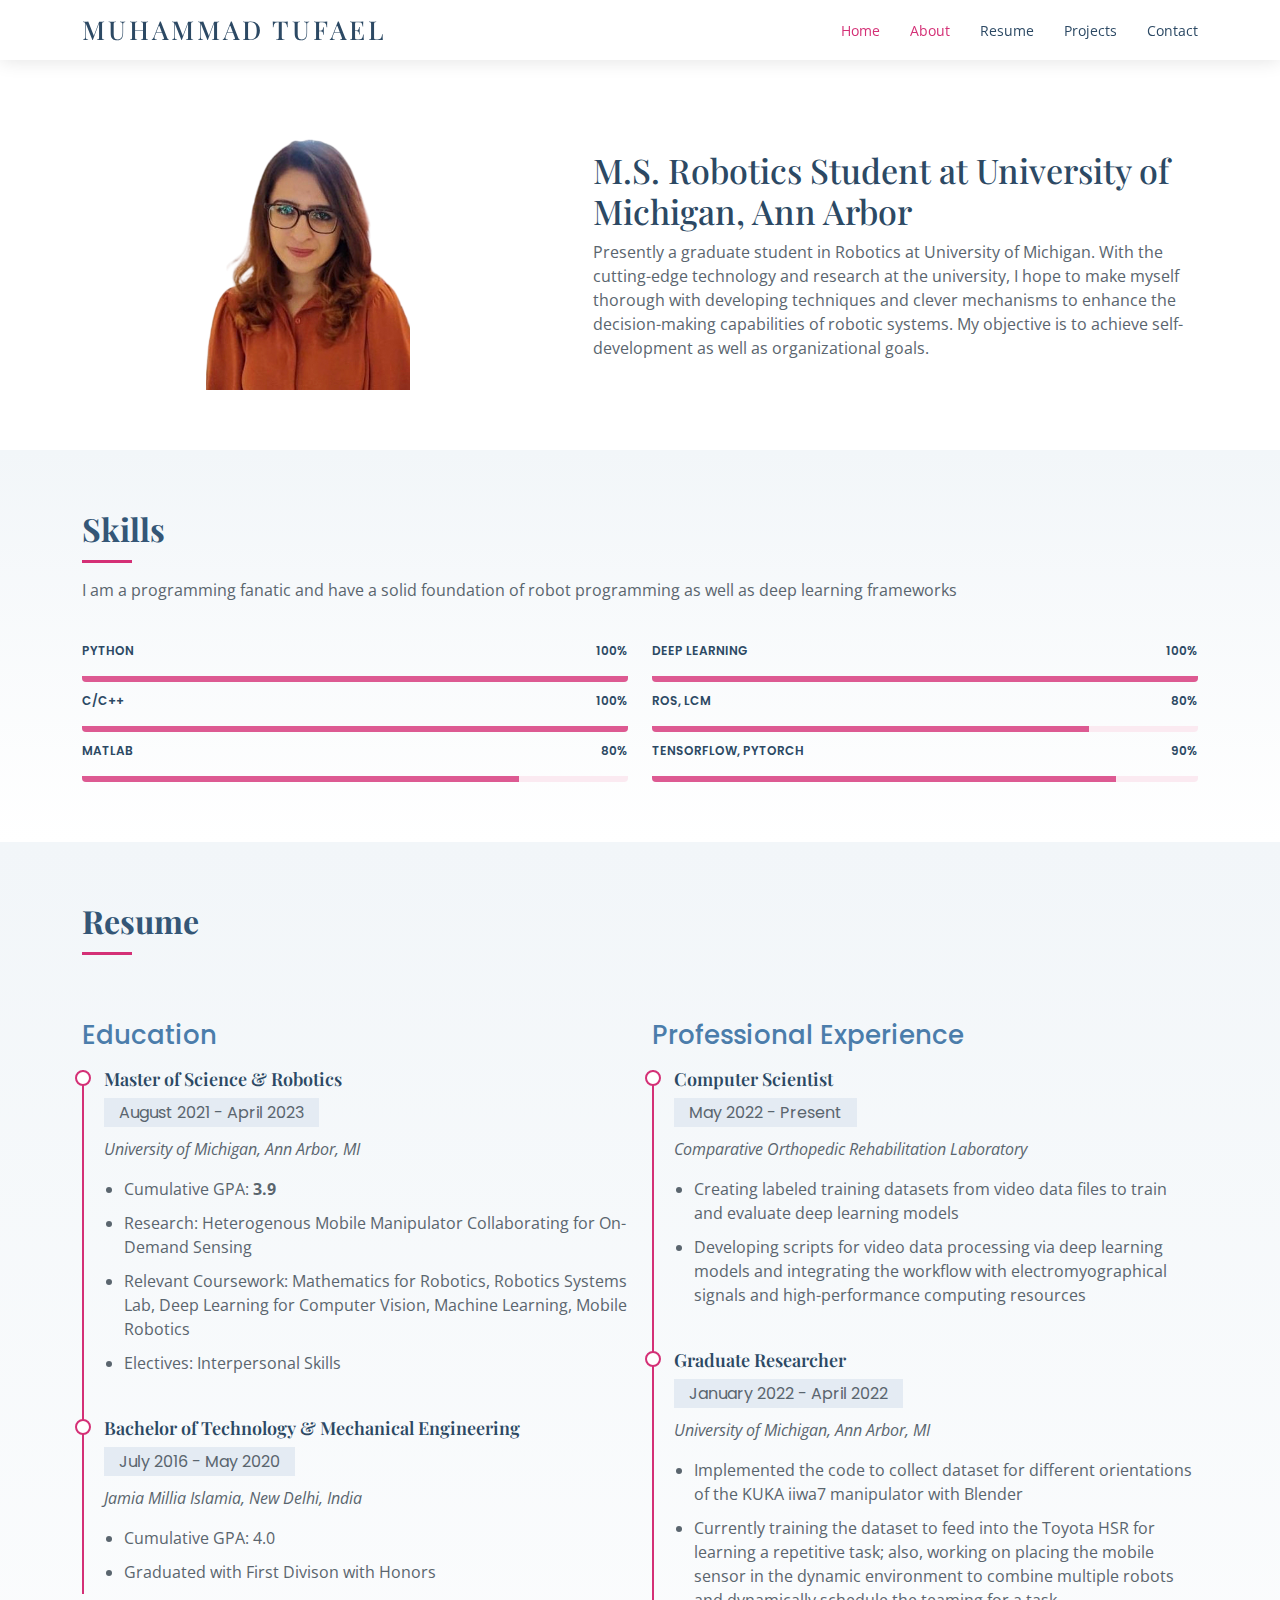
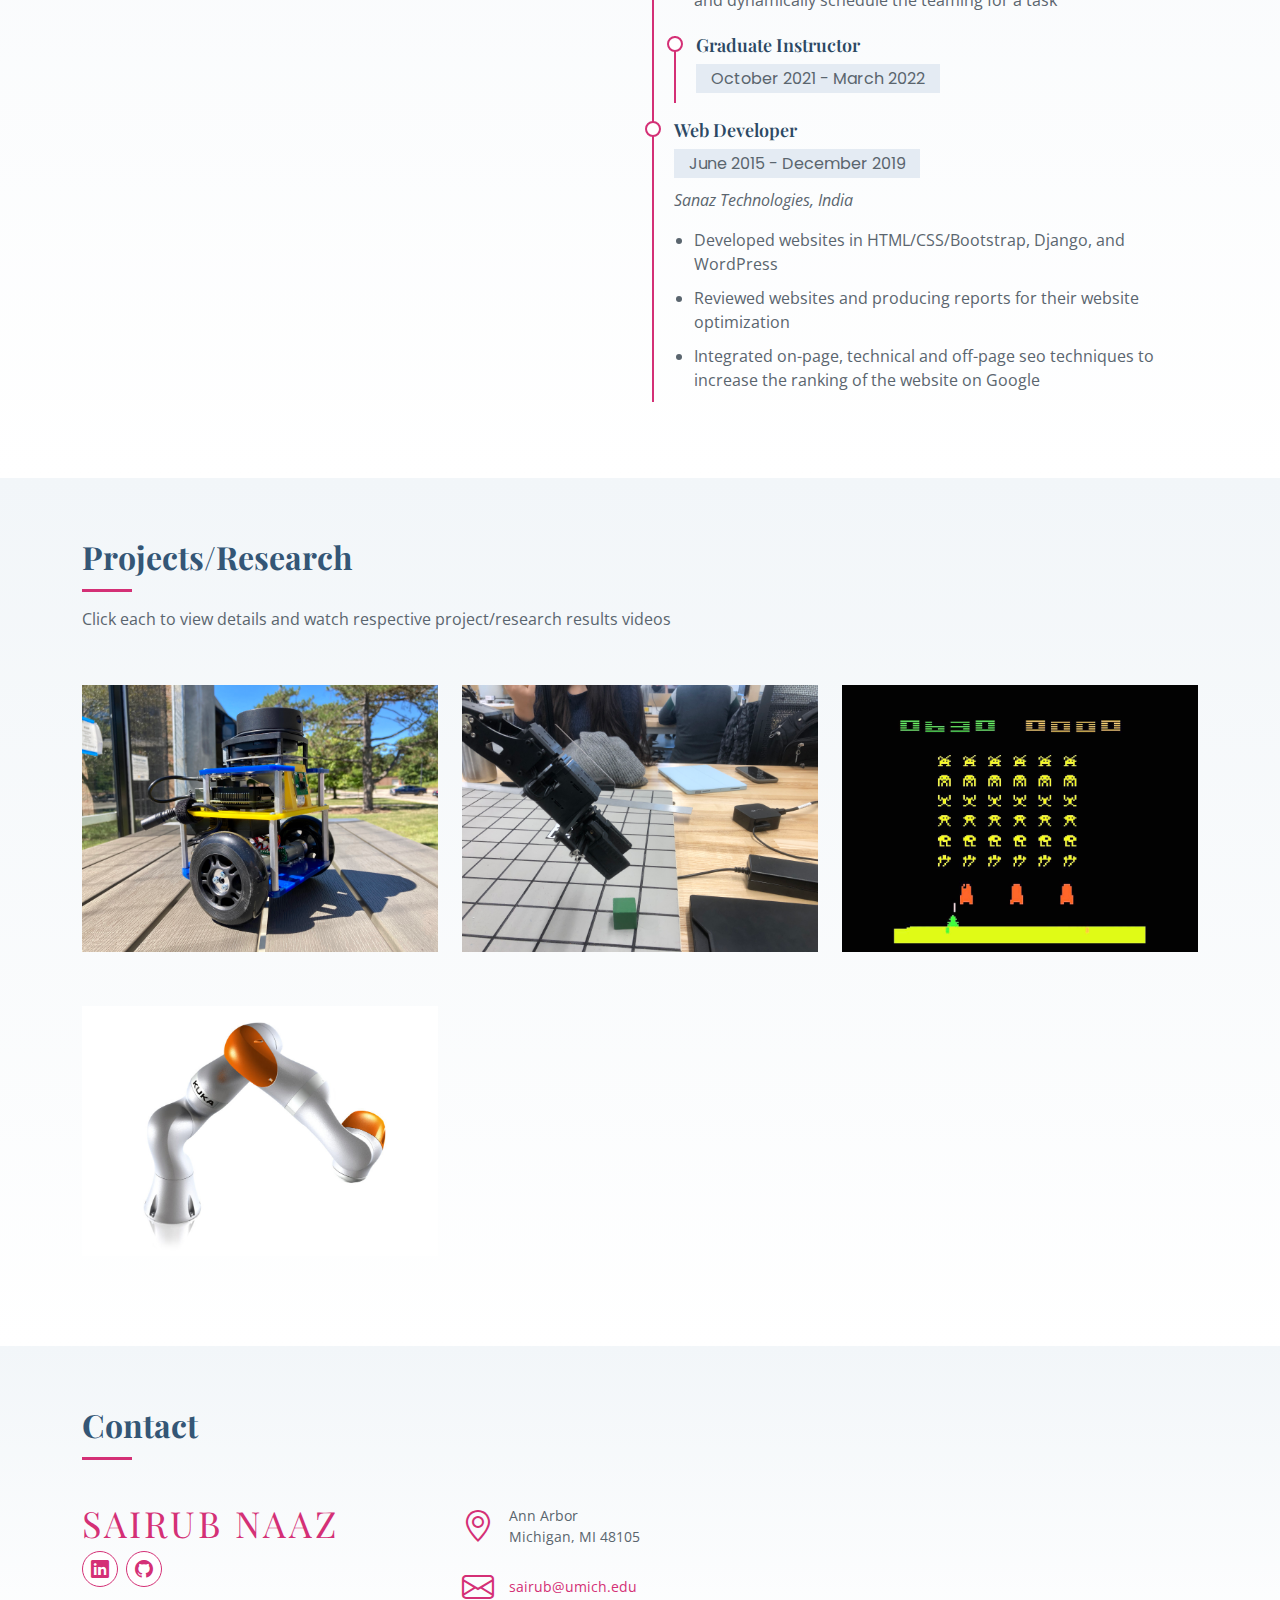
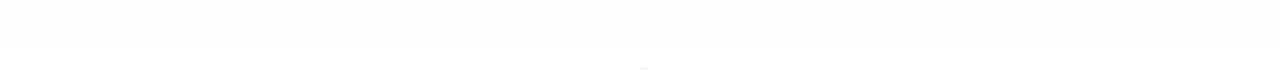
<file: index.html>
<!DOCTYPE html>
<html lang="en">

<head>
  <meta charset="utf-8">
  <meta content="width=device-width, initial-scale=1.0" name="viewport">

  <title>Muhammad Tufael - Portfolio</title>
  <meta content="" name="description">
  <meta content="" name="keywords">

  <!-- Google Fonts -->
  <link href="https://fonts.googleapis.com/css?family=Open+Sans:300,300i,400,400i,600,600i,700,700i|Poppins:300,300i,400,400i,500,500i,600,600i,700,700i|Playfair+Display:400,400i,500,500i,600,600i,700,700i&subset=cyrillic" rel="stylesheet">

  <!-- Vendor CSS Files -->
  <link href="assets/vendor/bootstrap/css/bootstrap.min.css" rel="stylesheet">
  <link href="assets/vendor/bootstrap-icons/bootstrap-icons.css" rel="stylesheet">
  <link href="assets/vendor/boxicons/css/boxicons.min.css" rel="stylesheet">
  <link href="assets/vendor/glightbox/css/glightbox.min.css" rel="stylesheet">
  <link href="assets/vendor/swiper/swiper-bundle.min.css" rel="stylesheet">

  <!-- Template Main CSS File -->
  <link href="assets/css/style.css" rel="stylesheet">

  <!-- =======================================================
  * Template Name: Lonely - v4.7.0
  * Template URL: https://bootstrapmade.com/free-html-bootstrap-template-lonely/
  * Author: BootstrapMade.com
  * License: https://bootstrapmade.com/license/
  ======================================================== -->
</head>

<body>
  <!-- ======= Header ======= -->
  <header id="header" class="d-flex align-items-center">
    <div class="container d-flex align-items-center justify-content-between">

      <div class="logo">
        <h1><a href="index.html">Muhammad Tufael</a></h1>
        <!-- Uncomment below if you prefer to use an image logo -->
        <!-- <a href="index.html"><img src="assets/img/logo.png" alt="" class="img-fluid"></a>-->
      </div>

      <nav id="navbar" class="navbar">
        <ul>
          <li><a class="nav-link scrollto active" href="https://tufaelz.github.io/portfolio">Home</a></li>
          <li><a class="nav-link scrollto" href="#about">About</a></li>
          <li><a class="nav-link scrollto" href="#resume">Resume</a></li>
          <li><a class="nav-link scrollto" href="#portfolio">Projects</a></li>
          <li><a class="nav-link scrollto" href="#contact">Contact</a></li>
        </ul>
        <i class="bi bi-list mobile-nav-toggle"></i>
      </nav><!-- .navbar -->

    </div>
  </header><!-- End Header -->

  <main id="main">

    <!-- ======= About Section ======= -->
    <section id="about" class="about">
      <div class="container">

        <div class="row no-gutters">
          <div class="image col-xl-5 d-flex align-items-stretch justify-content-center justify-content-lg-start"></div>
          <div class="col-xl-7 ps-0 ps-lg-5 pe-lg-1 d-flex align-items-stretch">
            <div class="content d-flex flex-column justify-content-center">
              <h3>M.S. Robotics Student at University of Michigan, Ann Arbor</h3>
              <p>
                Presently a graduate student in Robotics at University of Michigan. With the cutting-edge technology and research at the university,
                I hope to make myself thorough with developing techniques and clever mechanisms to enhance the decision-making capabilities of robotic systems.
                My objective is to achieve self-development as well as organizational goals.
              </p>

            </div><!-- End .content-->
          </div>
        </div>

      </div>
    </section><!-- End About Section -->

    <!-- ======= Skills Section ======= -->
    <section id="skills" class="skills section-bg">
      <div class="container">

        <div class="section-title">
          <h2>Skills</h2>
          <p>I am a programming fanatic and have a solid foundation of robot programming
            as well as deep learning frameworks</p>
        </div>

        <div class="row skills-content">

          <div class="col-lg-6">

            <div class="progress">
              <span class="skill">Python <i class="val">100%</i></span>
              <div class="progress-bar-wrap">
                <div class="progress-bar" role="progressbar" aria-valuenow="100" aria-valuemin="0" aria-valuemax="100"></div>
              </div>
            </div>

            <div class="progress">
              <span class="skill">C/C++ <i class="val">100%</i></span>
              <div class="progress-bar-wrap">
                <div class="progress-bar" role="progressbar" aria-valuenow="100" aria-valuemin="0" aria-valuemax="100"></div>
              </div>
            </div>

            <div class="progress">
              <span class="skill">MATLAB <i class="val">80%</i></span>
              <div class="progress-bar-wrap">
                <div class="progress-bar" role="progressbar" aria-valuenow="80" aria-valuemin="0" aria-valuemax="100"></div>
              </div>
            </div>

          </div>

          <div class="col-lg-6">

            <div class="progress">
              <span class="skill">Deep Learning<i class="val">100%</i></span>
              <div class="progress-bar-wrap">
                <div class="progress-bar" role="progressbar" aria-valuenow="100" aria-valuemin="0" aria-valuemax="100"></div>
              </div>
            </div>

            <div class="progress">
              <span class="skill">ROS, LCM<i class="val">80%</i></span>
              <div class="progress-bar-wrap">
                <div class="progress-bar" role="progressbar" aria-valuenow="80" aria-valuemin="0" aria-valuemax="100"></div>
              </div>
            </div>

            <div class="progress">
              <span class="skill">TensorFlow, PyTorch<i class="val">90%</i></span>
              <div class="progress-bar-wrap">
                <div class="progress-bar" role="progressbar" aria-valuenow="85" aria-valuemin="0" aria-valuemax="100"></div>
              </div>
            </div>

          </div>

        </div>

      </div>
    </section><!-- End Skills Section -->

    <!-- ======= Resume Section ======= -->
    <section id="resume" class="resume section-bg">
      <div class="container">

        <div class="section-title">
          <h2>Resume</h2>
          </div>

        <div class="row">
          <div class="col-lg-6">


            <h3 class="resume-title">Education</h3>
            <div class="resume-item">
              <h4>Master of Science &amp; Robotics</h4>
              <h5>August 2021 - April 2023</h5>
              <p><em>University of Michigan, Ann Arbor, MI</em></p>
              <p>
                <ul>
                  <li>Cumulative GPA: <b>3.9</b></li>
                  <li>Research: Heterogenous Mobile Manipulator Collaborating for On-Demand Sensing</a></li>
                  <li>Relevant Coursework: Mathematics for Robotics, Robotics Systems Lab, Deep Learning for Computer Vision, Machine Learning, Mobile Robotics</li>
                  <li>Electives: Interpersonal Skills</li>
                </ul>
              </p>
            </div>
            <div class="resume-item">
              <h4>Bachelor of Technology &amp; Mechanical Engineering</h4>
              <h5>July 2016 - May 2020</h5>
              <p><em>Jamia Millia Islamia, New Delhi, India</em></p>
              <p>
                <ul>
                  <li>Cumulative GPA: <emph>4.0</emph></li>
                  <li>Graduated with First Divison with Honors</li>
                </ul
              </p>
            </div>
          </div>
          <div class="col-lg-6">
            <h3 class="resume-title">Professional Experience</h3>
            <div class="resume-item">
              <h4>Computer Scientist</h4>
              <h5>May 2022 - Present</h5>
              <p><em>Comparative Orthopedic Rehabilitation Laboratory</em></p>
              <p>
                <ul>
                  <li>Creating labeled training datasets from video data files to train and evaluate deep learning models</li>
                  <li>Developing scripts for video data processing via deep learning models and integrating the workflow with electromyographical signals and high-performance computing resources</li>
                </ul>
              </p>
            </div>
            
            <div class="resume-item">
              <h4>Graduate Researcher</h4>
              <h5>January 2022 - April 2022</h5>
              <p><em>University of Michigan, Ann Arbor, MI</em></p>
              <p>
                <ul>
                  <li>Implemented the code to collect dataset for different orientations of the KUKA iiwa7 manipulator with Blender</li>
                  <li>Currently training the dataset to feed into the Toyota HSR for learning a repetitive task; also, working on placing the mobile sensor in the dynamic environment to combine multiple robots and dynamically schedule the teaming for a task</li>
                </ul>
              </p>
              <div class="resume-item">
                <h4>Graduate Instructor</h4>
                <h5>October 2021 - March 2022</h5>
              </div>
            </div>
            <div class="resume-item">
              <h4>Web Developer</h4>
              <h5>June 2015 - December 2019</h5>
              <p><em>Sanaz Technologies, India</em></p>
              <p>
                <ul>
                  <li>Developed websites in HTML/CSS/Bootstrap, Django, and WordPress</li>
                  <li>Reviewed websites and producing reports for their website optimization</li>
                  <li>Integrated on-page, technical and off-page seo techniques to increase the ranking of the website on Google</li>
                </ul>
              </p>
            </div>
          </div>
        </div>

      </div>
    </section><!-- End Resume Section -->

    <!-- ======= Portfolio Section ======= -->
    <section id="portfolio" class="portfolio section-bg">
      <div class="container">

        <div class="section-title">
          <h2>Projects/Research</h2>
          <p>Click each to view details and watch respective project/research results videos</p>
        </div>

        <div class="row portfolio-container">

          <div class="row gy-4">

          <div class="col-lg-4 portfolio-item">
            <div class="portfolio-wrap">
              <img src="assets/img/portfolio/mob_rob.jpg" class="img-fluid" alt="">
              <div class="portfolio-info">
                <h4>MBot Mini Project</h4>
              </div>
              <div class="portfolio-links">
                <a href="mobrob.html" title="More Details" class = "button">Click Here<i class="bx bx-link"></i></a>
              </div>
            </div>
          </div>

          <div class="col-lg-4 portfolio-item filter-rl">
            <div class="portfolio-wrap">
              <img src="assets/img/portfolio/manipulator.jpg" class="img-fluid" alt="">
              <div class="portfolio-info">
                <h4>Robotic Manipulator Project</h4>
              </div>
              <div class="portfolio-links">
                <a href="manipulator.html" title="More Details" class = "button">Click Here<i class="bx bx-link"></i></a>
              </div>
            </div>
          </div>

          <div class="col-lg-4 portfolio-item">
            <div class="portfolio-wrap">
              <img src="assets/img/portfolio/rl.jpg" class="img-fluid" alt="">
              <div class="portfolio-info">
                <h4>Experience Replay Project</h4>
              </div>
              <div class="portfolio-links">
                <a href="rl.html" title="More Details" class = "button">Click Here<i class="bx bx-link"></i></a>
              </div>
            </div>
          </div>

          <div class="col-lg-4 portfolio-item">
            <div class="portfolio-wrap">
              <img src="assets/img/portfolio/kuka.jpg" class="img-fluid" alt="">
              <div class="portfolio-info">
                <h4>M.S. Research Project</h4>
              </div>
              <div class="portfolio-links">
                <a href="kuka.html" title="More Details" class = "button">Click Here<i class="bx bx-link"></i></a>
              </div>
            </div>
          </div>

        </div>

      </div>
    </section><!-- End Portfolio Section -->

    <!-- ======= Contact Section ======= -->
    <section id="contact" class="contact section-bg">
      <div class="container">

        <div class="section-title">
          <h2>Contact</h2>
          </div>

        <div class="row">

          <div class="col-lg-4 col-md-4">
            <div class="contact-about">
              <h3>Sairub Naaz</h3>
              <div class="social-links">
                <a href="https://www.linkedin.com/in/sairub" class="linkedin"><i class="bi bi-linkedin"></i></a>
                <a href="https://github.com/sairub" class="github"><i class="bi bi-github"></i></a>
              </div>
            </div>
          </div>

          <div class="col-lg-3 col-md-4">
            <div class="info">
              <div class="d-flex align-items-center">
                <i class="bi bi-geo-alt"></i>
                <p>Ann Arbor<br>Michigan, MI 48105</p>
              </div>

              <div class="d-flex align-items-center mt-4">
                <i class="bi bi-envelope"></i>
                <p><a href="mailto:sairub@umich.edu">sairub@umich.edu</a></p>
              </div>

            </div>
          </div>

        </div>

      </div>
    </section><!-- End Contact Section -->

  </main><!-- End #main -->

  <!-- ======= Footer ======= -->
  <footer id="footer">
    <div class="container">
      <div class="copyright">
        &copy; Copyright <strong><span>Lonely</span></strong>. All Rights Reserved
      </div>
      <div class="credits">
        <!-- All the links in the footer should remain intact. -->
        <!-- You can delete the links only if you purchased the pro version. -->
        <!-- Licensing information: https://bootstrapmade.com/license/ -->
        <!-- Purchase the pro version with working PHP/AJAX contact form: https://bootstrapmade.com/free-html-bootstrap-template-lonely/ -->
        Designed by <a href="https://bootstrapmade.com/">BootstrapMade</a>
      </div>
    </div>
  </footer><!-- End  Footer -->

  <a href="#" class="back-to-top d-flex align-items-center justify-content-center"><i class="bi bi-arrow-up-short"></i></a>

  <!-- Vendor JS Files -->
  <script src="assets/vendor/purecounter/purecounter.js"></script>
  <script src="assets/vendor/bootstrap/js/bootstrap.bundle.min.js"></script>
  <script src="assets/vendor/glightbox/js/glightbox.min.js"></script>
  <script src="assets/vendor/isotope-layout/isotope.pkgd.min.js"></script>
  <script src="assets/vendor/swiper/swiper-bundle.min.js"></script>
  <script src="assets/vendor/waypoints/noframework.waypoints.js"></script>
  <script src="assets/vendor/php-email-form/validate.js"></script>

  <!-- Template Main JS File -->
  <script src="assets/js/main.js"></script>

</body>

</html>
</file>
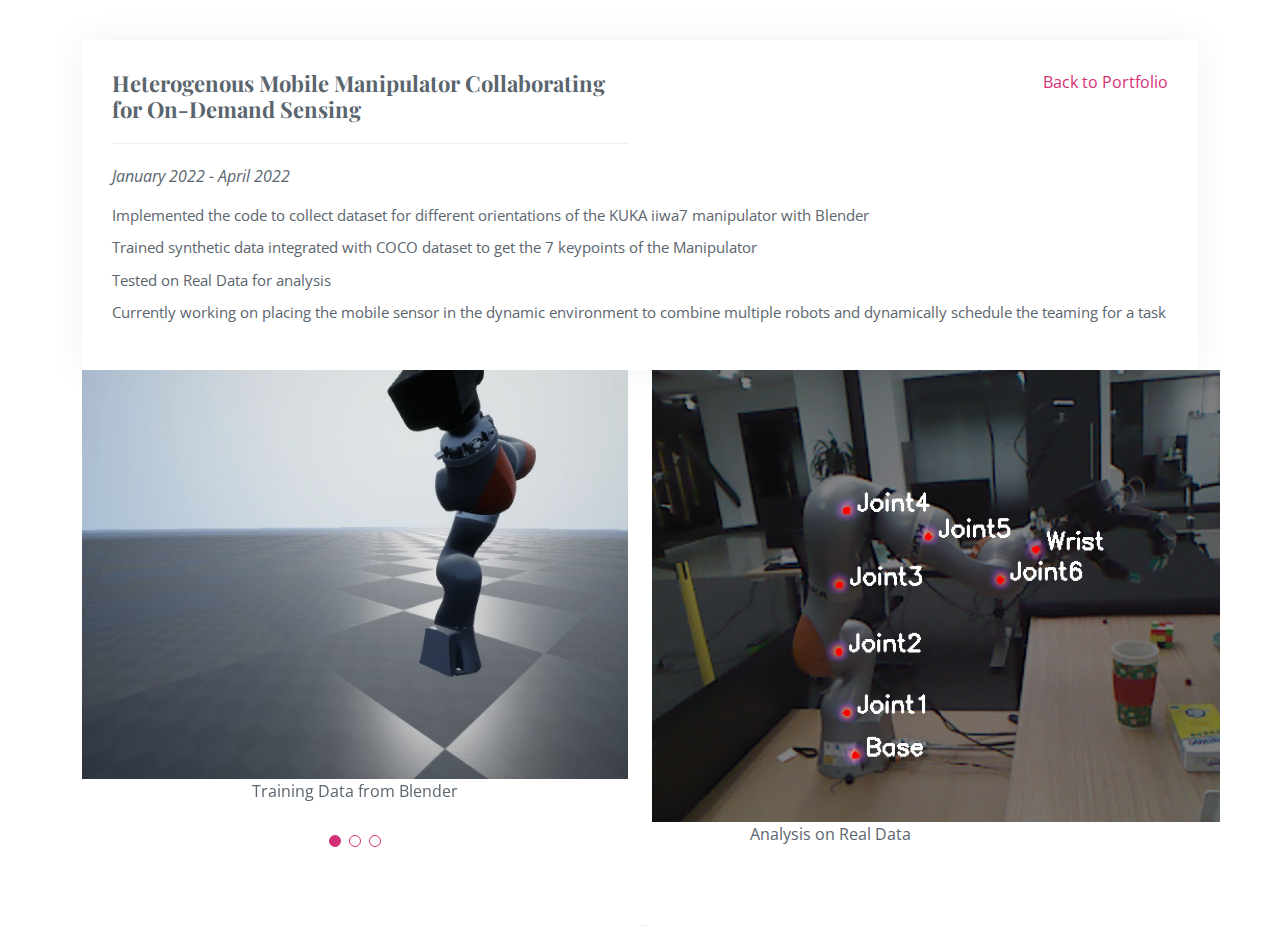
<file: kuka.html>
<!DOCTYPE html>
<html lang="en">

<head>
  <meta charset="utf-8">
  <meta content="width=device-width, initial-scale=1.0" name="viewport">

  <title>Robotic Manipulator Project Video</title>
  <meta content="" name="description">
  <meta content="" name="keywords">

  <!-- Google Fonts -->
  <link href="https://fonts.googleapis.com/css?family=Open+Sans:300,300i,400,400i,600,600i,700,700i|Poppins:300,300i,400,400i,500,500i,600,600i,700,700i|Playfair+Display:400,400i,500,500i,600,600i,700,700i&subset=cyrillic" rel="stylesheet">

  <!-- Vendor CSS Files -->
  <link href="assets/vendor/bootstrap/css/bootstrap.min.css" rel="stylesheet">
  <link href="assets/vendor/bootstrap-icons/bootstrap-icons.css" rel="stylesheet">
  <link href="assets/vendor/boxicons/css/boxicons.min.css" rel="stylesheet">
  <link href="assets/vendor/glightbox/css/glightbox.min.css" rel="stylesheet">
  <link href="assets/vendor/swiper/swiper-bundle.min.css" rel="stylesheet">

  <!-- Template Main CSS File -->
  <link href="assets/css/style.css" rel="stylesheet">

  <!-- =======================================================
  * Template Name: Lonely - v4.7.0
  * Template URL: https://bootstrapmade.com/free-html-bootstrap-template-lonely/
  * Author: BootstrapMade.com
  * License: https://bootstrapmade.com/license/
  ======================================================== -->
</head>

<body>
    <section id="portfolio-details" class="portfolio-details">
      <div class="container">

          <div class="portfolio-info">
            <div class="row gy-6">
                <div class="col-lg-6">
                  <h3>Heterogenous Mobile Manipulator Collaborating for On-Demand Sensing</h3>
                </div>
                <div class="col-lg-6" align = right>
                  <a href="https://sairub.github.io/SairubNaaz/#portfolio"><button,>Back to Portfolio</button></a>
                </div>
            </div>
            <em><p>January 2022 - April 2022</p></em>
            <ul>
              <li>Implemented the code to collect dataset for different orientations of the KUKA iiwa7 manipulator with Blender</li>
              <li>Trained synthetic data integrated with COCO dataset to get the 7 keypoints of the Manipulator </li>
              <li>Tested on Real Data for analysis </li>
              <li> Currently working on placing the mobile sensor in the dynamic environment to combine multiple robots and dynamically schedule the teaming for a task</li>
            </ul>

          </div>

        <div class="row gy-6" align = center>
            <div class="col-lg-6" align = center>
              <div class="portfolio-details-slider swiper">
                <div class="swiper-wrapper align-items-center">

                  <div class="swiper-slide">
                    <img src="assets/img/portfolio/portfolio-1.jpg" alt="Original train data">
                    <p>Training Data from Blender</p>
                  </div>

                  <div class="swiper-slide">
                    <img src="assets/img/portfolio/portfolio-2.jpg" alt="Train data with coco">
                    <p>Training Data integrated with COCO dataset</p>
                  </div>

                  <div class="swiper-slide">
                    <img src="assets/img/portfolio/portfolio-3.jpg" alt="Test data">
                    <p>Test Data</p>
                  </div>

                </div>
                <div class="swiper-pagination"></div>
              </div>
            </div>
            <div class="col-lg-4" align = center>
              <img src="assets/img/portfolio/portfolio-4.jpg" alt="Test data">
              <div align = center>
              <p>Analysis on Real Data</p></div>
            </div>
          </div>
        </div>

    </section><!-- End Portfolio Details Section -->

  <!-- ======= Footer ======= -->
  <footer id="footer">
    <div class="container">
      <div class="copyright">
        &copy; Copyright <strong><span>Lonely</span></strong>. All Rights Reserved
      </div>
      <div class="credits">
        <!-- All the links in the footer should remain intact. -->
        <!-- You can delete the links only if you purchased the pro version. -->
        <!-- Licensing information: https://bootstrapmade.com/license/ -->
        <!-- Purchase the pro version with working PHP/AJAX contact form: https://bootstrapmade.com/free-html-bootstrap-template-lonely/ -->
        Designed by <a href="https://bootstrapmade.com/">BootstrapMade</a>
      </div>
    </div>
  </footer><!-- End  Footer -->

  <a href="#" class="back-to-top d-flex align-items-center justify-content-center"><i class="bi bi-arrow-up-short"></i></a>

  <!-- Vendor JS Files -->
  <script src="assets/vendor/purecounter/purecounter.js"></script>
  <script src="assets/vendor/bootstrap/js/bootstrap.bundle.min.js"></script>
  <script src="assets/vendor/glightbox/js/glightbox.min.js"></script>
  <script src="assets/vendor/isotope-layout/isotope.pkgd.min.js"></script>
  <script src="assets/vendor/swiper/swiper-bundle.min.js"></script>
  <script src="assets/vendor/waypoints/noframework.waypoints.js"></script>
  <script src="assets/vendor/php-email-form/validate.js"></script>

  <!-- Template Main JS File -->
  <script src="assets/js/main.js"></script>

</body>

</html>
</file>
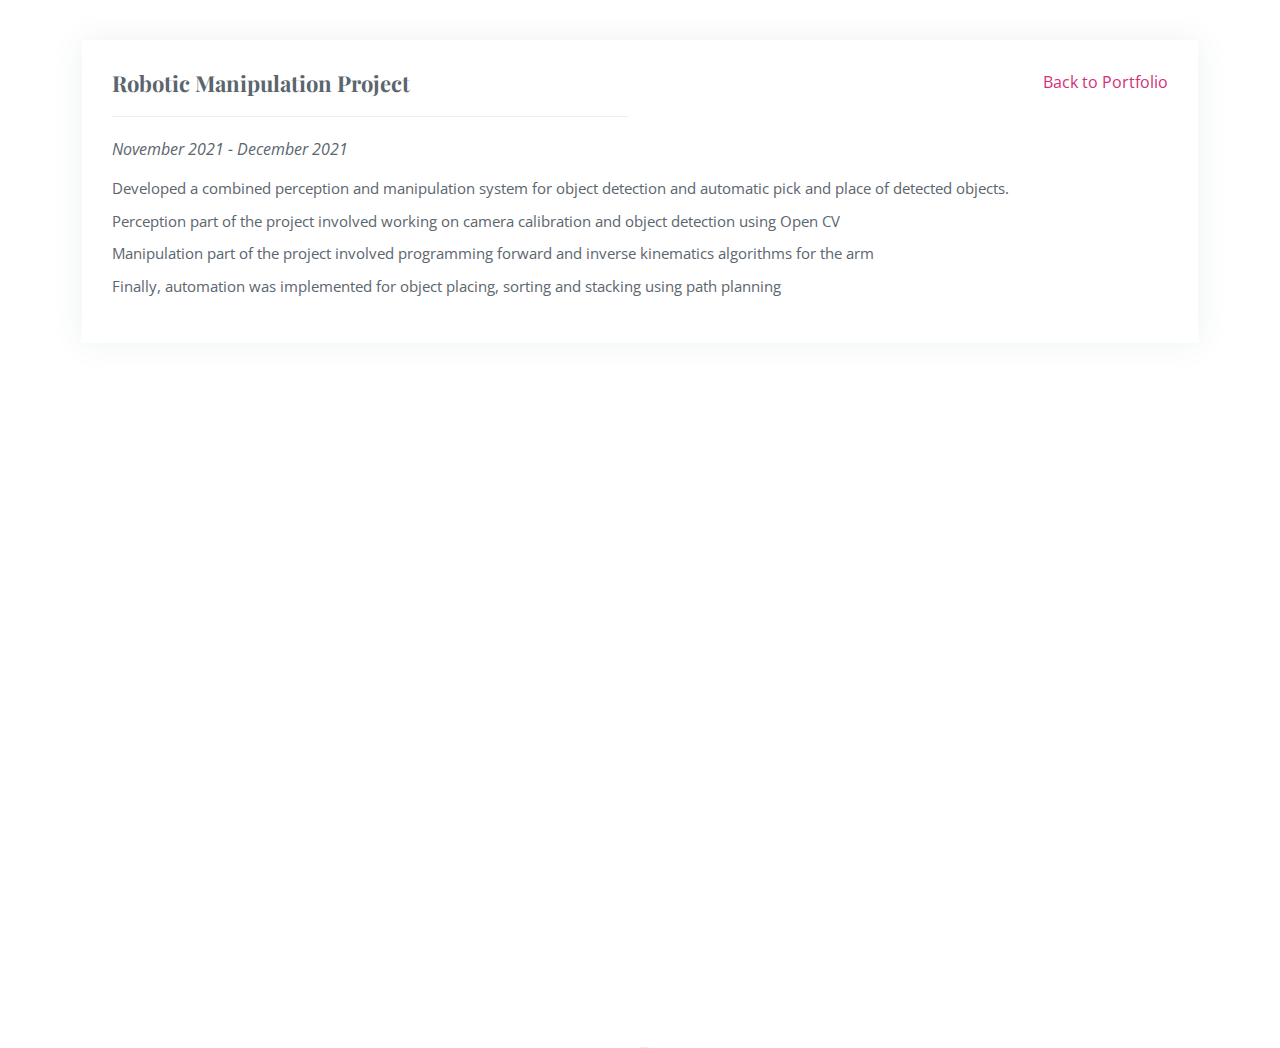
<file: manipulator.html>
<!DOCTYPE html>
<html lang="en">

<head>
  <meta charset="utf-8">
  <meta content="width=device-width, initial-scale=1.0" name="viewport">

  <title>Robotic Manipulator Project Video</title>
  <meta content="" name="description">
  <meta content="" name="keywords">

  <!-- Google Fonts -->
  <link href="https://fonts.googleapis.com/css?family=Open+Sans:300,300i,400,400i,600,600i,700,700i|Poppins:300,300i,400,400i,500,500i,600,600i,700,700i|Playfair+Display:400,400i,500,500i,600,600i,700,700i&subset=cyrillic" rel="stylesheet">

  <!-- Vendor CSS Files -->
  <link href="assets/vendor/bootstrap/css/bootstrap.min.css" rel="stylesheet">
  <link href="assets/vendor/bootstrap-icons/bootstrap-icons.css" rel="stylesheet">
  <link href="assets/vendor/boxicons/css/boxicons.min.css" rel="stylesheet">
  <link href="assets/vendor/glightbox/css/glightbox.min.css" rel="stylesheet">
  <link href="assets/vendor/swiper/swiper-bundle.min.css" rel="stylesheet">

  <!-- Template Main CSS File -->
  <link href="assets/css/style.css" rel="stylesheet">

  <!-- =======================================================
  * Template Name: Lonely - v4.7.0
  * Template URL: https://bootstrapmade.com/free-html-bootstrap-template-lonely/
  * Author: BootstrapMade.com
  * License: https://bootstrapmade.com/license/
  ======================================================== -->
</head>

<body>
    <section id="portfolio-details" class="portfolio-details">
      <div class="container">

          <div class="portfolio-info">
            <div class="row gy-6">
                <div class="col-lg-6">
                  <h3>Robotic Manipulation Project</h3>
                </div>
                <div class="col-lg-6" align = right>
                  <a href="https://sairub.github.io/SairubNaaz/#portfolio"><button,>Back to Portfolio</button></a>
                </div>
            </div>
            <em><p>November 2021 - December 2021</p></em>
            <ul>
              <li>Developed a combined perception and manipulation system for object detection and automatic pick and place of detected objects.</li>
              <li>Perception part of the project involved working on camera calibration and object detection using Open CV</li>
              <li>Manipulation part of the project involved programming forward and inverse kinematics algorithms for the arm</li>
              <li>Finally, automation was implemented for object placing, sorting and stacking using path planning</li>
            </ul>
          </div>

        <div class="row gy-6">
                <div class="col-lg-6" align = center>
                  <iframe width="560" height="315" src="https://www.youtube.com/embed/N_uz4DxaKFc" title="YouTube video player" frameborder="0" allow="accelerometer; autoplay; clipboard-write; encrypted-media; gyroscope; picture-in-picture" allowfullscreen></iframe>
                </div>

                <div class="col-lg-6" align = center>
                  <iframe width="560" height="315" src="https://www.youtube.com/embed/lMgHf8HdVSM" title="YouTube video player" frameborder="0" allow="accelerometer; autoplay; clipboard-write; encrypted-media; gyroscope; picture-in-picture" allowfullscreen></iframe>
                </div>

                <div class="col-lg-6" align = center>
                  <iframe width="560" height="315" src="https://www.youtube.com/embed/QdUj3wkN-TU" title="YouTube video player" frameborder="0" allow="accelerometer; autoplay; clipboard-write; encrypted-media; gyroscope; picture-in-picture" allowfullscreen></iframe>
                </div>

                <div class="col-lg-6" align = center>
                  <iframe width="560" height="315" src="https://www.youtube.com/embed/qS38kAAMT50" title="YouTube video player" frameborder="0" allow="accelerometer; autoplay; clipboard-write; encrypted-media; gyroscope; picture-in-picture" allowfullscreen></iframe>
                </div>
          </div>

        </div>
    </section><!-- End Portfolio Details Section -->

  <!-- ======= Footer ======= -->
  <footer id="footer">
    <div class="container">
      <div class="copyright">
        &copy; Copyright <strong><span>Lonely</span></strong>. All Rights Reserved
      </div>
      <div class="credits">
        <!-- All the links in the footer should remain intact. -->
        <!-- You can delete the links only if you purchased the pro version. -->
        <!-- Licensing information: https://bootstrapmade.com/license/ -->
        <!-- Purchase the pro version with working PHP/AJAX contact form: https://bootstrapmade.com/free-html-bootstrap-template-lonely/ -->
        Designed by <a href="https://bootstrapmade.com/">BootstrapMade</a>
      </div>
    </div>
  </footer><!-- End  Footer -->

  <a href="#" class="back-to-top d-flex align-items-center justify-content-center"><i class="bi bi-arrow-up-short"></i></a>

  <!-- Vendor JS Files -->
  <script src="assets/vendor/purecounter/purecounter.js"></script>
  <script src="assets/vendor/bootstrap/js/bootstrap.bundle.min.js"></script>
  <script src="assets/vendor/glightbox/js/glightbox.min.js"></script>
  <script src="assets/vendor/isotope-layout/isotope.pkgd.min.js"></script>
  <script src="assets/vendor/swiper/swiper-bundle.min.js"></script>
  <script src="assets/vendor/waypoints/noframework.waypoints.js"></script>
  <script src="assets/vendor/php-email-form/validate.js"></script>

  <!-- Template Main JS File -->
  <script src="assets/js/main.js"></script>

</body>

</html>
</file>
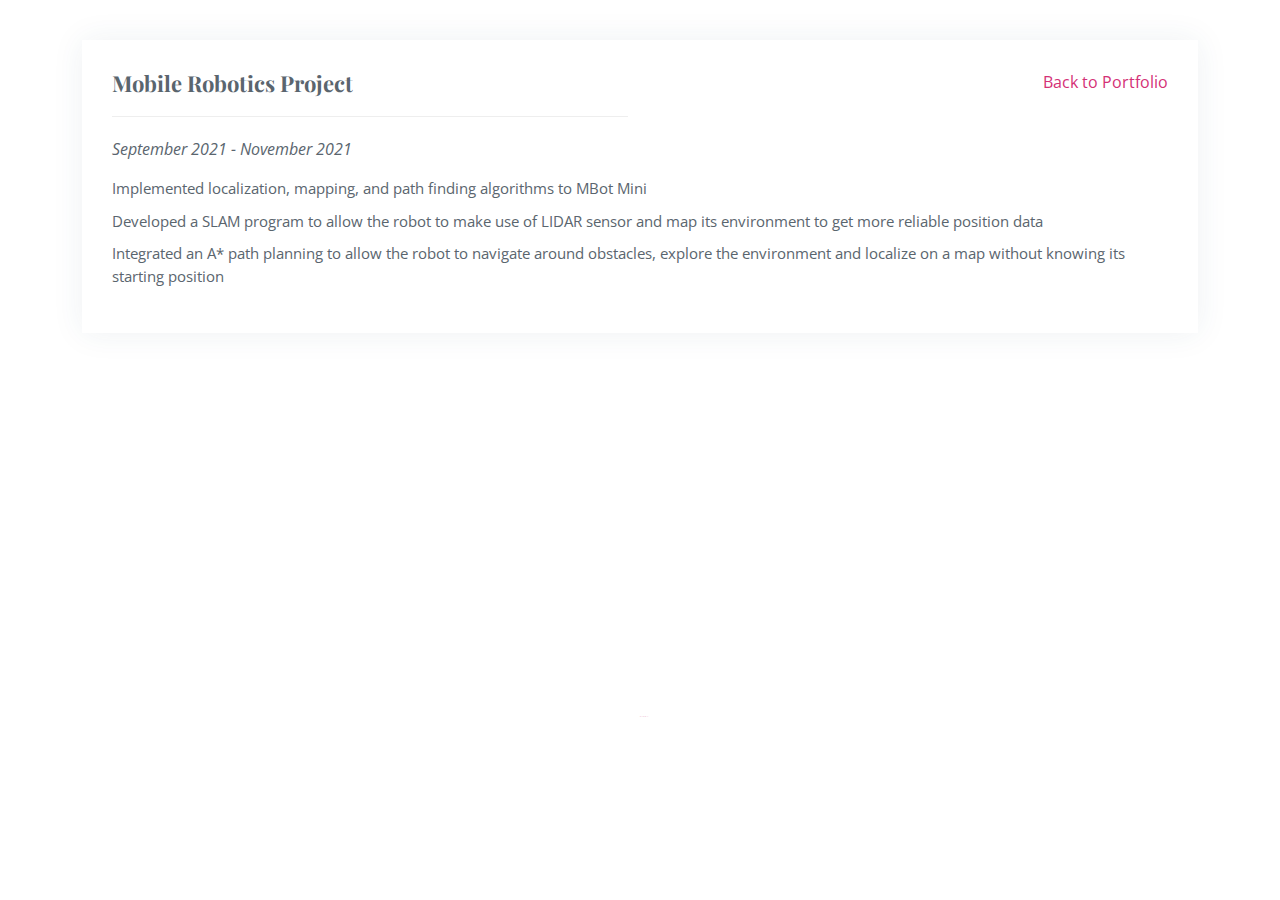
<file: mobrob.html>
<!DOCTYPE html>
<html lang="en">

<head>
  <meta charset="utf-8">
  <meta content="width=device-width, initial-scale=1.0" name="viewport">

  <title>Robotic Manipulator Project Video</title>
  <meta content="" name="description">
  <meta content="" name="keywords">

  <!-- Google Fonts -->
  <link href="https://fonts.googleapis.com/css?family=Open+Sans:300,300i,400,400i,600,600i,700,700i|Poppins:300,300i,400,400i,500,500i,600,600i,700,700i|Playfair+Display:400,400i,500,500i,600,600i,700,700i&subset=cyrillic" rel="stylesheet">

  <!-- Vendor CSS Files -->
  <link href="assets/vendor/bootstrap/css/bootstrap.min.css" rel="stylesheet">
  <link href="assets/vendor/bootstrap-icons/bootstrap-icons.css" rel="stylesheet">
  <link href="assets/vendor/boxicons/css/boxicons.min.css" rel="stylesheet">
  <link href="assets/vendor/glightbox/css/glightbox.min.css" rel="stylesheet">
  <link href="assets/vendor/swiper/swiper-bundle.min.css" rel="stylesheet">

  <!-- Template Main CSS File -->
  <link href="assets/css/style.css" rel="stylesheet">

  <!-- =======================================================
  * Template Name: Lonely - v4.7.0
  * Template URL: https://bootstrapmade.com/free-html-bootstrap-template-lonely/
  * Author: BootstrapMade.com
  * License: https://bootstrapmade.com/license/
  ======================================================== -->
</head>

<body>
    <section id="portfolio-details" class="portfolio-details">
      <div class="container">

          <div class="portfolio-info">
            <div class="row gy-6">
                <div class="col-lg-6">
                  <h3>Mobile Robotics Project</h3>
                </div>
                <div class="col-lg-6" align = right>
                  <a href="https://sairub.github.io/SairubNaaz/#portfolio"><button,>Back to Portfolio</button></a>
                </div>
            </div>
            <em><p>September 2021 - November 2021</p></em>
            <ul>
                <li>Implemented localization, mapping, and path finding algorithms to MBot Mini</li>
                <li>Developed a SLAM program to allow the robot to make use of LIDAR sensor and map its environment to get more reliable position data</li>
                <li>Integrated an A* path planning to allow the robot to navigate around obstacles, explore the environment and localize on a map without knowing its starting position</li>
            </ul>

          </div>

        <div class="row gy-6" align = center>
          <div align = center>
            <div class="col-lg-6" align = center>
          <iframe width="560" height="315" src="https://www.youtube.com/embed/nNdSbwASDfY" title="YouTube video player" frameborder="0" allow="accelerometer; autoplay; clipboard-write; encrypted-media; gyroscope; picture-in-picture" allowfullscreen></iframe>
          </div>
          </div>
        </div>

        </div>

    </section><!-- End Portfolio Details Section -->

  <!-- ======= Footer ======= -->
  <footer id="footer">
    <div class="container">
      <div class="copyright">
        &copy; Copyright <strong><span>Lonely</span></strong>. All Rights Reserved
      </div>
      <div class="credits">
        <!-- All the links in the footer should remain intact. -->
        <!-- You can delete the links only if you purchased the pro version. -->
        <!-- Licensing information: https://bootstrapmade.com/license/ -->
        <!-- Purchase the pro version with working PHP/AJAX contact form: https://bootstrapmade.com/free-html-bootstrap-template-lonely/ -->
        Designed by <a href="https://bootstrapmade.com/">BootstrapMade</a>
      </div>
    </div>
  </footer><!-- End  Footer -->

  <a href="#" class="back-to-top d-flex align-items-center justify-content-center"><i class="bi bi-arrow-up-short"></i></a>

  <!-- Vendor JS Files -->
  <script src="assets/vendor/purecounter/purecounter.js"></script>
  <script src="assets/vendor/bootstrap/js/bootstrap.bundle.min.js"></script>
  <script src="assets/vendor/glightbox/js/glightbox.min.js"></script>
  <script src="assets/vendor/isotope-layout/isotope.pkgd.min.js"></script>
  <script src="assets/vendor/swiper/swiper-bundle.min.js"></script>
  <script src="assets/vendor/waypoints/noframework.waypoints.js"></script>
  <script src="assets/vendor/php-email-form/validate.js"></script>

  <!-- Template Main JS File -->
  <script src="assets/js/main.js"></script>

</body>

</html>
</file>
<file: assets/css/style.css>
/**
* Template Name: Lonely - v4.7.0
* Template URL: https://bootstrapmade.com/free-html-bootstrap-template-lonely/
* Author: BootstrapMade.com
* License: https://bootstrapmade.com/license/
*/

/*--------------------------------------------------------------
# General
--------------------------------------------------------------*/
body {
  font-family: "Open Sans", sans-serif;
  color: #5a656e;
}

a {
  color: #d43076;
  text-decoration: none;
}

a:hover {
  color: #dd5a92;
  text-decoration: none;
}

h1, h2, h3, h4, h5, h6 {
  font-family: "Playfair Display", serif;
}

/*--------------------------------------------------------------
# Back to top button
--------------------------------------------------------------*/
.back-to-top {
  position: fixed;
  visibility: hidden;
  opacity: 0;
  right: 15px;
  bottom: 15px;
  z-index: 9999;
  background: #d43076;
  width: 40px;
  height: 40px;
  border-radius: 50px;
  transition: all 0.4s;
}
.back-to-top i {
  font-size: 24px;
  color: #fff;
  line-height: 0;
}
.back-to-top:hover {
  background: #db528c;
  color: #fff;
}
.back-to-top.active {
  visibility: visible;
  opacity: 1;
}

/*--------------------------------------------------------------
# Header
--------------------------------------------------------------*/
#header {
  transition: all 0.5s;
  z-index: 997;
  transition: all 0.5s;
  height: 60px;
  background: #fff;
  box-shadow: 0px 0px 20px 0px rgba(0, 0, 0, 0.12);
}
#header .logo h1 {
  font-size: 26px;
  margin: 0;
  padding: 6px 0;
  line-height: 1;
  font-weight: 500;
  letter-spacing: 3px;
  text-transform: uppercase;
}
#header .logo h1 a, #header .logo h1 a:hover {
  color: #2c4964;
  text-decoration: none;
}
#header .logo img {
  padding: 0;
  margin: 0;
  max-height: 40px;
}

.scrolled-offset {
  margin-top: 60px;
}

/*--------------------------------------------------------------
# Navigation Menu
--------------------------------------------------------------*/
/**
* Desktop Navigation
*/
.navbar {
  padding: 0;
}
.navbar ul {
  margin: 0;
  padding: 0;
  display: flex;
  list-style: none;
  align-items: center;
}
.navbar li {
  position: relative;
}
.navbar a, .navbar a:focus {
  display: flex;
  align-items: center;
  justify-content: space-between;
  padding: 10px 0 10px 30px;
  font-size: 14px;
  color: #2c4964;
  white-space: nowrap;
  transition: 0.3s;
}
.navbar a i, .navbar a:focus i {
  font-size: 12px;
  line-height: 0;
  margin-left: 5px;
}
.navbar a:hover, .navbar .active, .navbar .active:focus, .navbar li:hover > a {
  color: #d43076;
}
.navbar .dropdown ul {
  display: block;
  position: absolute;
  left: 14px;
  top: 100%;
  margin: 0;
  padding: 10px 0;
  z-index: 99;
  opacity: 0;
  visibility: hidden;
  background: #fff;
  box-shadow: 0px 0px 30px rgba(127, 137, 161, 0.25);
  transition: 0.3s;
  border-radius: 4px;
}
.navbar .dropdown ul li {
  min-width: 200px;
}
.navbar .dropdown ul a {
  padding: 10px 20px;
  text-transform: none;
}
.navbar .dropdown ul a i {
  font-size: 12px;
}
.navbar .dropdown ul a:hover, .navbar .dropdown ul .active:hover, .navbar .dropdown ul li:hover > a {
  color: #d43076;
}
.navbar .dropdown:hover > ul {
  opacity: 1;
  visibility: visible;
}
.navbar .dropdown .dropdown ul {
  top: 0;
  left: calc(100% - 30px);
  visibility: hidden;
}
.navbar .dropdown .dropdown:hover > ul {
  opacity: 1;
  top: 0;
  left: 100%;
  visibility: visible;
}
@media (max-width: 1366px) {
  .navbar .dropdown .dropdown ul {
    left: -90%;
  }
  .navbar .dropdown .dropdown:hover > ul {
    left: -100%;
  }
}

/**
* Mobile Navigation
*/
.mobile-nav-toggle {
  color: #2c4964;
  font-size: 28px;
  cursor: pointer;
  display: none;
  line-height: 0;
  transition: 0.5s;
}
.mobile-nav-toggle.bi-x {
  color: #fff;
}

@media (max-width: 991px) {
  .mobile-nav-toggle {
    display: block;
  }

  .navbar ul {
    display: none;
  }
}
.navbar-mobile {
  position: fixed;
  overflow: hidden;
  top: 0;
  right: 0;
  left: 0;
  bottom: 0;
  background: rgba(13, 21, 29, 0.6);
  transition: 0.3s;
  z-index: 998;
}
.navbar-mobile .mobile-nav-toggle {
  position: absolute;
  top: 15px;
  right: 15px;
}
.navbar-mobile ul {
  display: block;
  position: absolute;
  top: 55px;
  right: 15px;
  bottom: 15px;
  left: 15px;
  padding: 10px 0;
  border-radius: 10px;
  background-color: #fff;
  overflow-y: auto;
  transition: 0.3s;
}
.navbar-mobile a, .navbar-mobile a:focus {
  padding: 10px 20px;
  font-size: 15px;
  color: #2c4964;
}
.navbar-mobile a:hover, .navbar-mobile .active, .navbar-mobile li:hover > a {
  color: #d43076;
}
.navbar-mobile .getstarted, .navbar-mobile .getstarted:focus {
  margin: 15px;
}
.navbar-mobile .dropdown ul {
  position: static;
  display: none;
  margin: 10px 20px;
  padding: 10px 0;
  z-index: 99;
  opacity: 1;
  visibility: visible;
  background: #fff;
  box-shadow: 0px 0px 30px rgba(127, 137, 161, 0.25);
}
.navbar-mobile .dropdown ul li {
  min-width: 200px;
}
.navbar-mobile .dropdown ul a {
  padding: 10px 20px;
}
.navbar-mobile .dropdown ul a i {
  font-size: 12px;
}
.navbar-mobile .dropdown ul a:hover, .navbar-mobile .dropdown ul .active:hover, .navbar-mobile .dropdown ul li:hover > a {
  color: #d43076;
}
.navbar-mobile .dropdown > .dropdown-active {
  display: block;
}

/*--------------------------------------------------------------
# Hero Section
--------------------------------------------------------------*/
#hero {
  width: 100%;
  height: 75vh;
  background: url("../img/hero-bg.jpg") top center;
  background-size: cover;
  padding: 0 15px;
}
#hero h1 {
  margin: 0 0 10px 0;
  font-size: 48px;
  font-weight: 700;
  line-height: 56px;
  color: #fff;
}
#hero h2 {
  color: #eee;
  margin-bottom: 10px;
  font-size: 24px;
  font-weight: 300;
  font-family: "Poppins", sans-serif;
}
#hero .btn-get-started {
  font-size: 64px;
  transition: 0.5s;
  color: #fff;
  height: 60px;
}
#hero .btn-get-started:hover {
  padding-top: 10px;
  color: #d43076;
}
@media (min-width: 1024px) {
  #hero {
    background-attachment: fixed;
  }
}
@media (max-width: 768px) {
  #hero h1 {
    font-size: 28px;
    line-height: 36px;
  }
  #hero h2 {
    font-size: 18px;
    line-height: 24px;
    margin-bottom: 30px;
  }
}

/*--------------------------------------------------------------
# Sections General
--------------------------------------------------------------*/
section {
  padding: 60px 0;
}

.section-bg {
  background: linear-gradient(180deg, #f2f6f9 0%, #fff 100%);
}

.section-title {
  padding-bottom: 30px;
}
.section-title h2 {
  font-size: 32px;
  font-weight: bold;
  margin-bottom: 15px;
  padding-bottom: 15px;
  position: relative;
  color: #345676;
}
.section-title h2::after {
  content: "";
  position: absolute;
  display: block;
  width: 50px;
  height: 3px;
  background: #d43076;
  bottom: 0;
  left: 0;
}
.section-title p {
  margin-bottom: 0;
}

/*--------------------------------------------------------------
# Breadcrumbs
--------------------------------------------------------------*/
.breadcrumbs {
  padding: 15px 0;
  background-color: #fcf2f7;
  min-height: 40px;
}
.breadcrumbs h2 {
  font-size: 24px;
  font-weight: 300;
}
.breadcrumbs ol {
  display: flex;
  flex-wrap: wrap;
  list-style: none;
  padding: 0;
  margin: 0;
  font-size: 14px;
}
.breadcrumbs ol li + li {
  padding-left: 10px;
}
.breadcrumbs ol li + li::before {
  display: inline-block;
  padding-right: 10px;
  color: #6c757d;
  content: "/";
}
@media (max-width: 768px) {
  .breadcrumbs .d-flex {
    display: block !important;
  }
  .breadcrumbs ol {
    display: block;
  }
  .breadcrumbs ol li {
    display: inline-block;
  }
}

/*--------------------------------------------------------------
# About
--------------------------------------------------------------*/
.about .content {
  padding: 30px 0;
}
.about .content h3 {
  font-weight: 500;
  font-size: 34px;
  color: #2c4964;
}
.about .content p {
  margin-bottom: 0;
}
.about .content .count-box {
  padding: 20px 0;
  width: 100%;
}
.about .content .count-box i {
  display: block;
  font-size: 36px;
  color: #eeafca;
  float: left;
  line-height: 0;
}
.about .content .count-box span {
  font-size: 36px;
  line-height: 20px;
  display: block;
  font-weight: 700;
  color: #2c4964;
  margin-left: 50px;
  font-family: "Playfair Display", serif;
}
.about .content .count-box p {
  padding: 15px 0 0 0;
  margin: 0 0 0 50px;
  font-family: "Playfair Display", serif;
  font-size: 14px;
  color: #437099;
}
.about .content .count-box a {
  font-weight: 600;
  display: block;
  margin-top: 20px;
  color: #437099;
  font-size: 15px;
  font-family: "Poppins", sans-serif;
  transition: ease-in-out 0.3s;
}
.about .content .count-box a:hover {
  color: #6b96be;
}
.about .image {
  background: url("../img/me.jpg") center center no-repeat;
  background-size: contain;
  min-height: 200px;
  margin-bottom: 0px;
}
@media (max-width: 991px) {
  .about .image {
    text-align: center;
  }
  .about .image img {
    max-width: 80%;
  }
}
@media (max-width: 667px) {
  .about .image img {
    max-width: 100%;
  }
}

/*--------------------------------------------------------------
# Skills
--------------------------------------------------------------*/
.skills .progress {
  height: 50px;
  display: block;
  background: none;
}
.skills .progress .skill {
  padding: 10px 0;
  margin: 0 0 6px 0;
  text-transform: uppercase;
  display: block;
  font-weight: 600;
  font-family: "Poppins", sans-serif;
  color: #2c4964;
}
.skills .progress .skill .val {
  float: right;
  font-style: normal;
}
.skills .progress-bar-wrap {
  background: #fbeaf1;
}
.skills .progress-bar {
  width: 1px;
  height: 10px;
  transition: 0.9s;
  background-color: #dd5a92;
}

/*--------------------------------------------------------------
# Resume
--------------------------------------------------------------*/
.resume .resume-title {
  font-size: 26px;
  font-weight: 500;
  margin-top: 20px;
  margin-bottom: 20px;
  color: #4b7dab;
  font-family: "Poppins", sans-serif;
}
.resume .resume-item {
  padding: 0 0 20px 20px;
  margin-top: -2px;
  border-left: 2px solid #d43076;
  position: relative;
}
.resume .resume-item h4 {
  line-height: 18px;
  font-size: 18px;
  font-weight: 600;
  color: #2c4964;
  margin-bottom: 10px;
}
.resume .resume-item h5 {
  font-size: 16px;
  background: #e4ebf3;
  padding: 5px 15px;
  display: inline-block;
  font-weight: 400;
  margin-bottom: 10px;
  font-family: "Poppins", sans-serif;
}
.resume .resume-item ul {
  padding-left: 20px;
}
.resume .resume-item ul li {
  padding-bottom: 10px;
}
.resume .resume-item:last-child {
  padding-bottom: 0;
}
.resume .resume-item::before {
  content: "";
  position: absolute;
  width: 16px;
  height: 16px;
  border-radius: 50px;
  left: -9px;
  top: 0;
  background: #fff;
  border: 2px solid #d43076;
}

/*--------------------------------------------------------------
# Services
--------------------------------------------------------------*/
.services .icon-box {
  padding: 20px 15px;
  position: relative;
  overflow: hidden;
  background: #fff;
  box-shadow: 0 0 29px 0 rgba(68, 88, 144, 0.2);
  transition: all 0.3s ease-in-out;
  border-radius: 8px;
  text-align: center;
  z-index: 1;
}
.services .icon-box::before {
  content: "";
  position: absolute;
  top: 0;
  left: 0;
  right: 0;
  height: 0;
  transition: ease-in-out 0.3s;
  z-index: -1;
}
.services .icon-box:hover::before {
  background: #d43076;
  height: 100%;
  border-radius: 0px;
}
.services .icon {
  margin: 0 auto 30px auto;
  padding-top: 10px;
  display: inline-block;
  text-align: center;
  border-radius: 50%;
  width: 60px;
  height: 60px;
  background: #d43076;
  transition: all 0.3s ease-in-out;
}
.services .icon i {
  font-size: 36px;
  line-height: 1;
  color: #fff;
}
.services .title {
  font-weight: 700;
  margin-bottom: 15px;
  font-size: 18px;
}
.services .title a {
  color: #111;
}
.services .description {
  font-size: 15px;
  line-height: 24px;
  margin-bottom: 0;
}
.services .icon-box:hover .title a, .services .icon-box:hover .description {
  color: #fff;
}
.services .icon-box:hover .icon {
  background: #fff;
}
.services .icon-box:hover .icon i {
  color: #d43076;
}
@media (max-width: 768px) {
  .services .icon-box::before {
    bottom: 60%;
  }
}

/*--------------------------------------------------------------
# Portfolio
--------------------------------------------------------------*/
.portfolio .portfolio-item {
  margin-bottom: 30px;
}
.portfolio #portfolio-flters {
  padding: 0;
  margin: 0 auto 35px auto;
  list-style: none;
  text-align: center;
  background: #fff;
  border-radius: 50px;
  padding: 2px 15px;
  box-shadow: 0px 2px 15px rgba(0, 0, 0, 0.08);
}
.portfolio #portfolio-flters li {
  cursor: pointer;
  display: inline-block;
  padding: 10px 15px 8px 15px;
  font-size: 14px;
  font-weight: 600;
  line-height: 1;
  text-transform: uppercase;
  color: #5a656e;
  margin-bottom: 5px;
  transition: all 0.3s ease-in-out;
}
.portfolio #portfolio-flters li:hover, .portfolio #portfolio-flters li.filter-active {
  color: #d43076;
}
.portfolio #portfolio-flters li:last-child {
  margin-right: 0;
}
.portfolio .portfolio-wrap {
  transition: 0.3s;
  position: relative;
  overflow: hidden;
  z-index: 1;
}
.portfolio .portfolio-wrap::before {
  content: "";
  background: rgba(44, 73, 100, 0.6);
  position: absolute;
  left: 30px;
  right: 30px;
  top: 30px;
  bottom: 30px;
  transition: all ease-in-out 0.3s;
  z-index: 2;
  opacity: 0;
}
.portfolio .portfolio-wrap .portfolio-info {
  opacity: 0;
  position: absolute;
  top: 10%;
  left: 0;
  right: 0;
  text-align: center;
  z-index: 3;
  transition: all ease-in-out 0.3s;
}
.portfolio .portfolio-wrap .portfolio-info h4 {
  font-size: 20px;
  color: #fff;
  font-weight: 600;
}
.portfolio .portfolio-wrap .portfolio-info p {
  color: #ffffff;
  font-size: 14px;
  text-transform: uppercase;
}
.portfolio .portfolio-wrap .portfolio-links {
  opacity: 0;
  left: 0;
  right: 0;
  bottom: 10%;
  text-align: center;
  z-index: 3;
  position: absolute;
  transition: all ease-in-out 0.3s;
}
.portfolio .portfolio-wrap .portfolio-links a {
  color: #fff;
  margin: 0 2px;
  font-size: 28px;
  display: inline-block;
  transition: 0.3s;
}
.portfolio .portfolio-wrap .portfolio-links a:hover {
  color: #e684ae;
}
.portfolio .portfolio-wrap:hover::before {
  top: 0;
  left: 0;
  right: 0;
  bottom: 0;
  opacity: 1;
}
.portfolio .portfolio-wrap:hover .portfolio-info {
  opacity: 1;
  top: calc(50% - 48px);
}
.portfolio .portfolio-wrap:hover .portfolio-links {
  opacity: 1;
  bottom: calc(50% - 50px);
}

/*--------------------------------------------------------------
# Portfolio Details
--------------------------------------------------------------*/
.portfolio-details {
  padding-top: 40px;
}
.portfolio-details .portfolio-details-slider img {
  width: 100%;
}
.portfolio-details .portfolio-details-slider .swiper-pagination {
  margin-top: 20px;
  position: relative;
}
.portfolio-details .portfolio-details-slider .swiper-pagination .swiper-pagination-bullet {
  width: 12px;
  height: 12px;
  background-color: #fff;
  opacity: 1;
  border: 1px solid #d43076;
}
.portfolio-details .portfolio-details-slider .swiper-pagination .swiper-pagination-bullet-active {
  background-color: #d43076;
}
.portfolio-details .portfolio-info {
  padding: 30px;
  box-shadow: 0px 0 30px rgba(44, 73, 100, 0.08);
}
.portfolio-details .portfolio-info h3 {
  font-size: 22px;
  font-weight: 700;
  margin-bottom: 20px;
  padding-bottom: 20px;
  border-bottom: 1px solid #eee;
}
.portfolio-details .portfolio-info ul {
  list-style: none;
  padding: 0;
  font-size: 15px;
}
.portfolio-details .portfolio-info ul li + li {
  margin-top: 10px;
}
.portfolio-details .portfolio-description {
  padding-top: 30px;
}
.portfolio-details .portfolio-description h2 {
  font-size: 26px;
  font-weight: 700;
  margin-bottom: 20px;
}
.portfolio-details .portfolio-description p {
  padding: 0;
}

/*--------------------------------------------------------------
# Testimonials
--------------------------------------------------------------*/
.testimonials .testimonials-carousel, .testimonials .testimonials-slider {
  overflow: hidden;
}
.testimonials .testimonial-item {
  box-sizing: content-box;
  min-height: 320px;
}
.testimonials .testimonial-item .testimonial-img {
  width: 90px;
  border-radius: 50%;
  margin: -40px 0 0 40px;
  position: relative;
  z-index: 2;
  border: 6px solid #fff;
  box-shadow: 0px 5px 15px rgba(0, 0, 0, 0.1);
}
.testimonials .testimonial-item h3 {
  font-size: 18px;
  font-weight: bold;
  margin: 10px 0 5px 45px;
  color: #2c4964;
}
.testimonials .testimonial-item h4 {
  font-size: 14px;
  color: #6b96be;
  margin: 0 0 0 45px;
}
.testimonials .testimonial-item .quote-icon-left, .testimonials .testimonial-item .quote-icon-right {
  color: #f7d9e6;
  font-size: 26px;
}
.testimonials .testimonial-item .quote-icon-left {
  display: inline-block;
  left: -5px;
  position: relative;
}
.testimonials .testimonial-item .quote-icon-right {
  display: inline-block;
  right: -5px;
  position: relative;
  top: 10px;
}
.testimonials .testimonial-item p {
  font-style: italic;
  margin: 0 15px 0 15px;
  padding: 20px 20px 60px 20px;
  background: #fff;
  position: relative;
  border-radius: 6px;
  position: relative;
  z-index: 1;
  box-shadow: 0px 2px 15px rgba(0, 0, 0, 0.1);
}
.testimonials .swiper-pagination {
  margin-top: 20px;
  position: relative;
}
.testimonials .swiper-pagination .swiper-pagination-bullet {
  width: 12px;
  height: 12px;
  background-color: #fff;
  opacity: 1;
  border: 1px solid #d43076;
}
.testimonials .swiper-pagination .swiper-pagination-bullet-active {
  background-color: #d43076;
}
@media (max-width: 767px) {
  .testimonials {
    margin: 30px 10px;
  }
}

/*--------------------------------------------------------------
# Contact
--------------------------------------------------------------*/
.contact .contact-about h3 {
  font-size: 36px;
  margin: 0 0 10px 0;
  padding: 0;
  line-height: 1;
  font-weight: 300;
  letter-spacing: 3px;
  text-transform: uppercase;
  color: #d43076;
}
.contact .contact-about p {
  font-size: 14px;
  line-height: 24px;
  font-family: "Playfair Display", serif;
  color: #3c6387;
}
.contact .social-links {
  padding-bottom: 20px;
}
.contact .social-links a {
  font-size: 18px;
  display: inline-block;
  background: #fff;
  color: #d43076;
  line-height: 0;
  padding: 8px 0;
  margin-right: 4px;
  border-radius: 50%;
  text-align: center;
  width: 36px;
  height: 36px;
  transition: 0.3s;
  border: 1px solid #d43076;
}
.contact .social-links a:hover {
  background: #d43076;
  color: #fff;
}
.contact .info {
  color: #5a656e;
}
.contact .info i {
  font-size: 32px;
  color: #d43076;
  line-height: 0;
  margin-right: 15px;
}
.contact .info p {
  font-size: 14px;
  margin: 0;
}
.contact .php-email-form .error-message {
  display: none;
  color: #fff;
  background: #ed3c0d;
  text-align: left;
  padding: 15px;
  font-weight: 600;
}
.contact .php-email-form .error-message br + br {
  margin-top: 25px;
}
.contact .php-email-form .sent-message {
  display: none;
  color: #fff;
  background: #18d26e;
  text-align: center;
  padding: 15px;
  font-weight: 600;
}
.contact .php-email-form .loading {
  display: none;
  background: #fff;
  text-align: center;
  padding: 15px;
}
.contact .php-email-form .loading:before {
  content: "";
  display: inline-block;
  border-radius: 50%;
  width: 24px;
  height: 24px;
  margin: 0 10px -6px 0;
  border: 3px solid #18d26e;
  border-top-color: #eee;
  -webkit-animation: animate-loading 1s linear infinite;
  animation: animate-loading 1s linear infinite;
}
.contact .php-email-form input, .contact .php-email-form textarea {
  border-radius: 0;
  box-shadow: none;
  font-size: 14px;
}
.contact .php-email-form input:focus, .contact .php-email-form textarea:focus {
  border-color: #d43076;
}
.contact .php-email-form button[type=submit] {
  background: #d43076;
  border: 0;
  padding: 10px 24px;
  color: #fff;
  transition: 0.4s;
  border-radius: 50px;
}
.contact .php-email-form button[type=submit]:hover {
  background: #dd5a92;
}
@-webkit-keyframes animate-loading {
  0% {
    transform: rotate(0deg);
  }
  100% {
    transform: rotate(360deg);
  }
}
@keyframes animate-loading {
  0% {
    transform: rotate(0deg);
  }
  100% {
    transform: rotate(360deg);
  }
}

/*--------------------------------------------------------------
# Footer
--------------------------------------------------------------*/
#footer {
  background: #fff;
  padding: 0px 0;
  font-size: 1px;
  box-shadow: 0px 0 0px 0 rgba(0, 0, 0, 0.12);
  color: white;
}
#footer .copyright {
  text-align: center;
  color: white;
}
#footer .credits {
  padding-top: 0px;
  text-align: center;
  font-size: 1px;
  color: white;
}

.button {
  background-color: #021a38;
  border-radius: 10px;
  color: white;
  padding: 7px 7px;
  text-align: center;
  text-decoration: none;
  display: inline-block;
  font-size: 8px;
}
</file>
